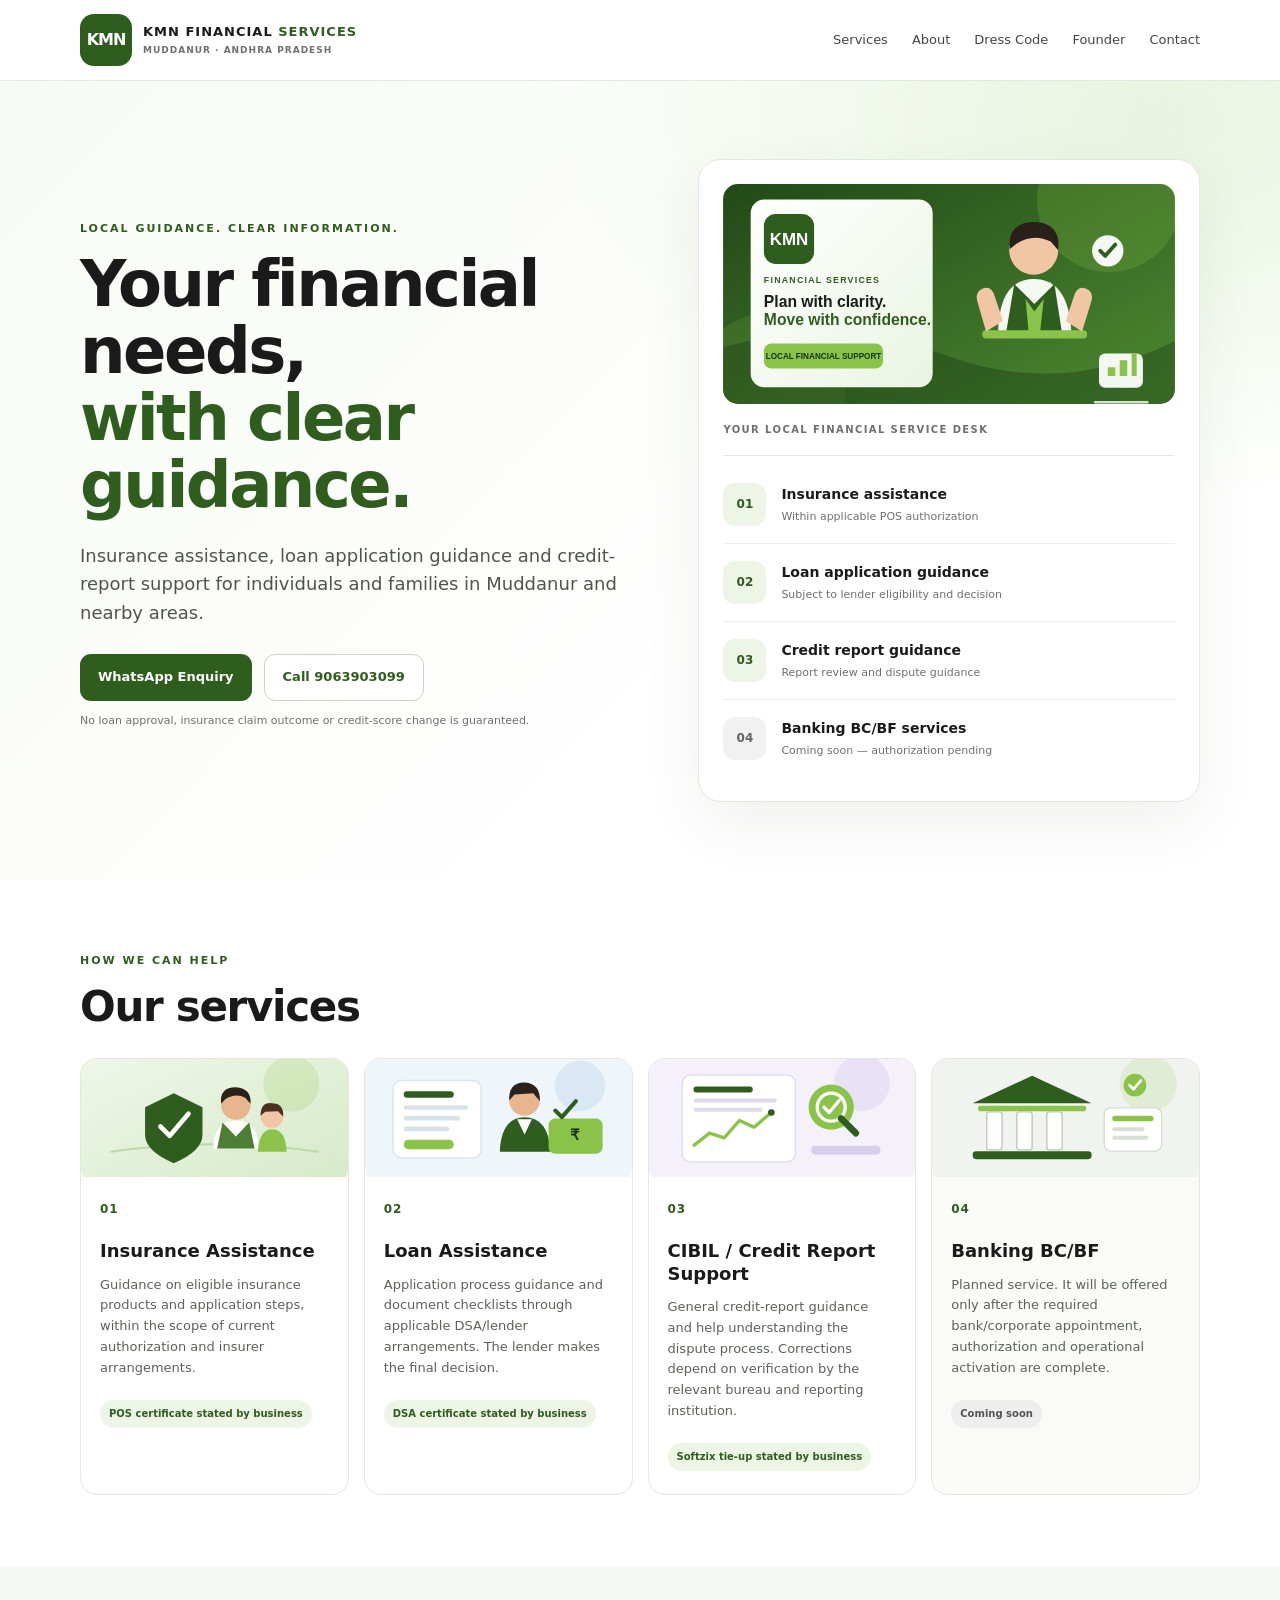
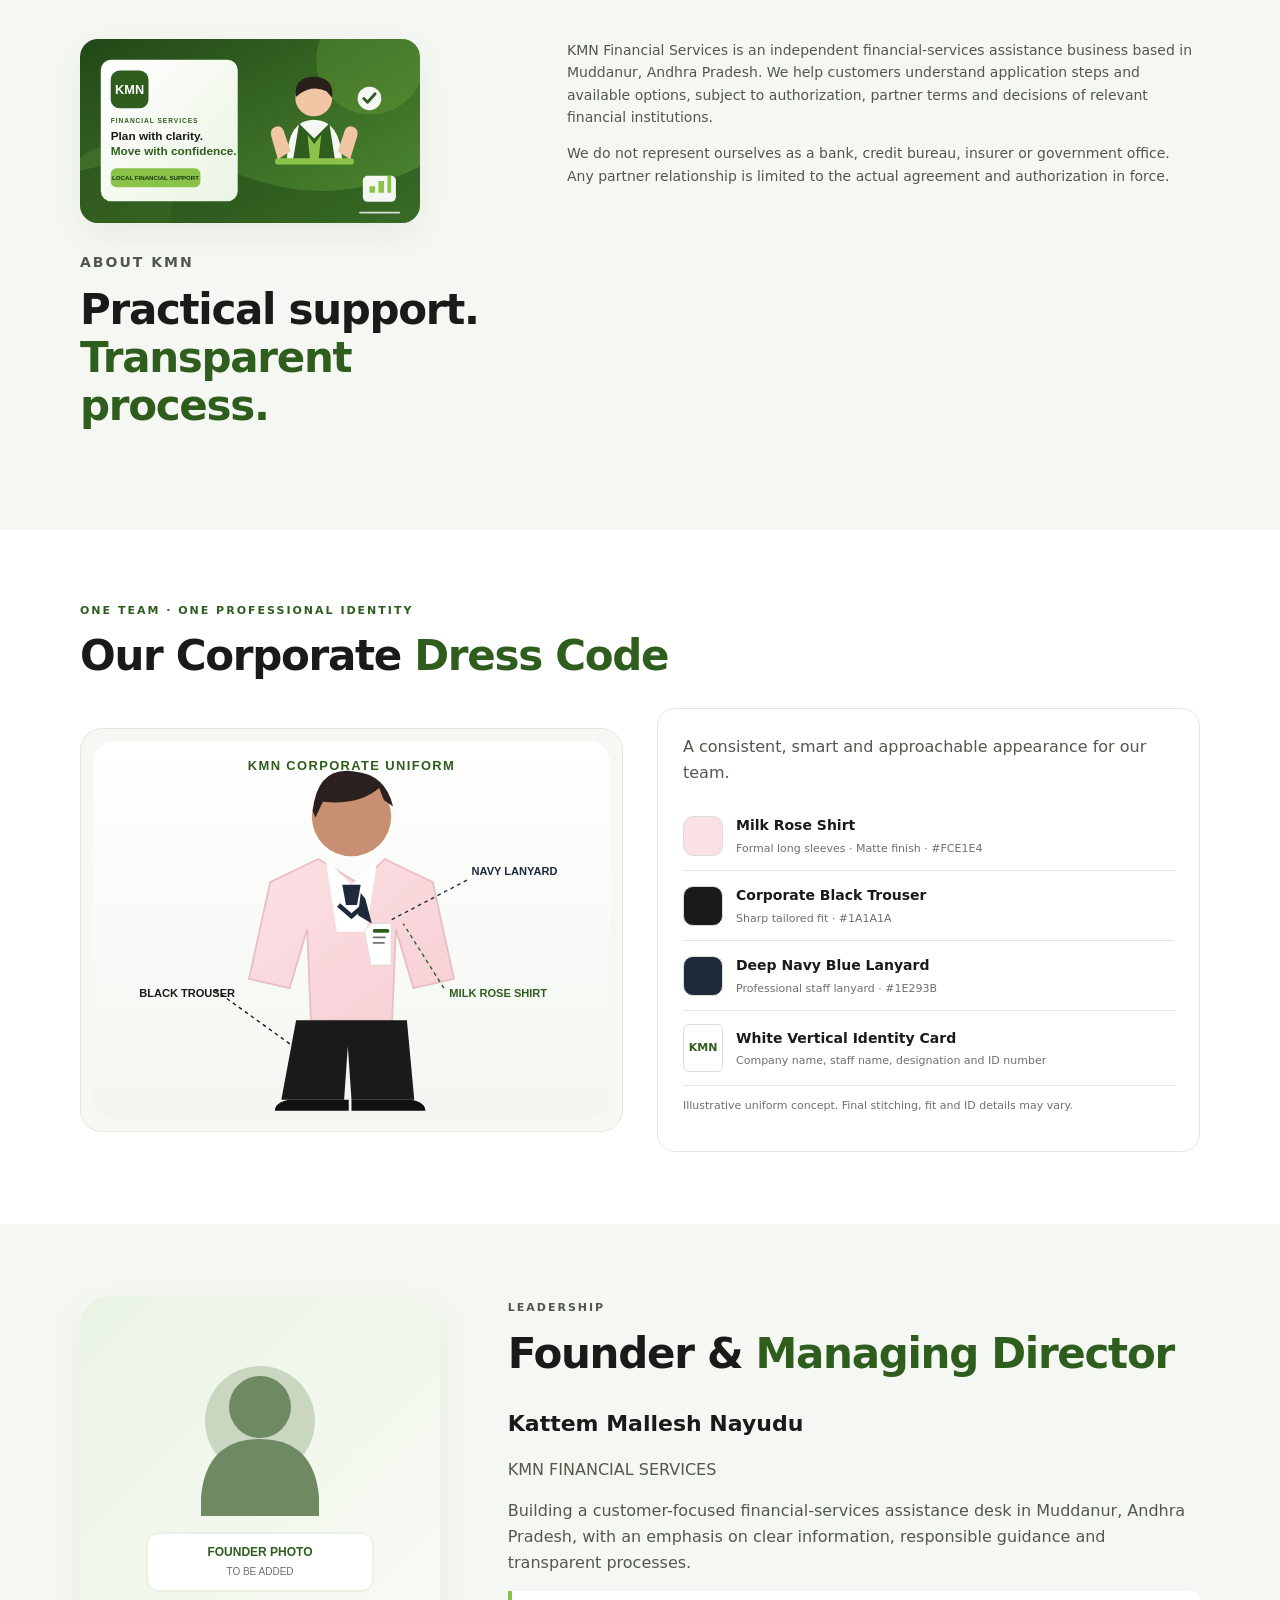
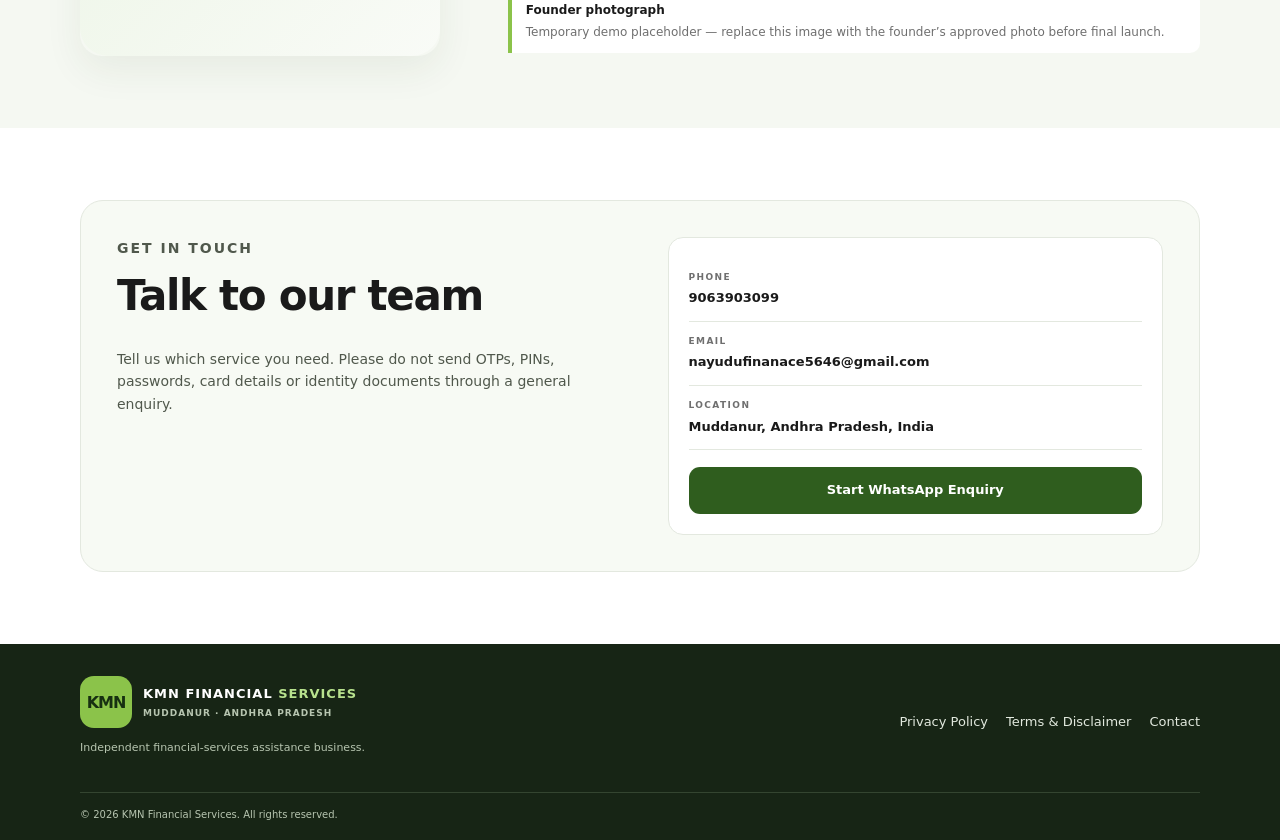
<file: index.html>
<!doctype html>
<html lang="en">
<head>
<meta charset="utf-8"><meta name="viewport" content="width=device-width,initial-scale=1"><meta name="theme-color" content="#2f5d1e">
<meta name="description" content="KMN Financial Services in Muddanur, Andhra Pradesh. Insurance, loan application assistance and credit report guidance.">
<title>KMN Financial Services | Muddanur</title><link rel="stylesheet" href="styles.css">
</head><body>
<a class="skip" href="#main">Skip to content</a>
<header class="header"><div class="container nav"><a class="brand" href="index.html"><span class="mark">KMN</span><span class="brand-name">KMN FINANCIAL <b>SERVICES</b><small>MUDDANUR · ANDHRA PRADESH</small></span></a><nav><a href="#services">Services</a><a href="#about">About</a><a href="#uniform">Dress Code</a><a href="#founder">Founder</a><a href="#contact">Contact</a></nav></div></header>
<main id="main">
<section class="hero"><div class="container hero-grid"><div><p class="eyebrow">LOCAL GUIDANCE. CLEAR INFORMATION.</p><h1>Your financial needs,<br><span>with clear guidance.</span></h1><p class="lead">Insurance assistance, loan application guidance and credit-report support for individuals and families in Muddanur and nearby areas.</p><div class="actions"><a class="btn primary" href="https://wa.me/919063903099?text=Hello%20KMN%20Financial%20Services%2C%20I%20would%20like%20to%20make%20an%20enquiry." target="_blank" rel="noopener noreferrer">WhatsApp Enquiry</a><a class="btn outline" href="tel:+919063903099">Call 9063903099</a></div><p class="small">No loan approval, insurance claim outcome or credit-score change is guaranteed.</p></div>
<div class="feature-panel"><img class="hero-art" src="[data-uri]" alt="KMN Financial Services promotional illustration with a financial consultant"><p class="panel-label">YOUR LOCAL FINANCIAL SERVICE DESK</p><div class="feature"><span>01</span><div><b>Insurance assistance</b><small>Within applicable POS authorization</small></div></div><div class="feature"><span>02</span><div><b>Loan application guidance</b><small>Subject to lender eligibility and decision</small></div></div><div class="feature"><span>03</span><div><b>Credit report guidance</b><small>Report review and dispute guidance</small></div></div><div class="feature muted"><span>04</span><div><b>Banking BC/BF services</b><small>Coming soon — authorization pending</small></div></div></div></div></section>
<section id="services" class="section"><div class="container"><p class="eyebrow">HOW WE CAN HELP</p><h2>Our services</h2><div class="cards">
<article class="card"><img class="service-art" src="[data-uri]" alt="Illustration of insurance protection for a family"><span class="num">01</span><h3>Insurance Assistance</h3><p>Guidance on eligible insurance products and application steps, within the scope of current authorization and insurer arrangements.</p><span class="tag">POS certificate stated by business</span></article>
<article class="card"><img class="service-art" src="[data-uri]" alt="Illustration of loan application guidance"><span class="num">02</span><h3>Loan Assistance</h3><p>Application process guidance and document checklists through applicable DSA/lender arrangements. The lender makes the final decision.</p><span class="tag">DSA certificate stated by business</span></article>
<article class="card"><img class="service-art" src="[data-uri]" alt="Illustration of reviewing a credit report"><span class="num">03</span><h3>CIBIL / Credit Report Support</h3><p>General credit-report guidance and help understanding the dispute process. Corrections depend on verification by the relevant bureau and reporting institution.</p><span class="tag">Softzix tie-up stated by business</span></article>
<article class="card subdued"><img class="service-art" src="[data-uri]" alt="Illustration of a banking service desk, planned for the future"><span class="num">04</span><h3>Banking BC/BF</h3><p>Planned service. It will be offered only after the required bank/corporate appointment, authorization and operational activation are complete.</p><span class="tag soon">Coming soon</span></article>
</div></div></section>
<section id="about" class="section soft"><div class="container about"><div><img class="about-art" src="[data-uri]" alt="KMN Financial Services brand illustration"><p class="eyebrow">ABOUT KMN</p><h2>Practical support.<br><span>Transparent process.</span></h2></div><div><p>KMN Financial Services is an independent financial-services assistance business based in Muddanur, Andhra Pradesh. We help customers understand application steps and available options, subject to authorization, partner terms and decisions of relevant financial institutions.</p><p>We do not represent ourselves as a bank, credit bureau, insurer or government office. Any partner relationship is limited to the actual agreement and authorization in force.</p></div></div></section>
<section id="uniform" class="section uniform-section"><div class="container"><p class="eyebrow">ONE TEAM · ONE PROFESSIONAL IDENTITY</p><h2>Our Corporate <span>Dress Code</span></h2><div class="uniform-grid"><div class="uniform-visual"><img src="[data-uri]" alt="Illustrated KMN Financial Services uniform demo: milk rose shirt, black trousers, navy lanyard and white ID card"></div><div class="uniform-details"><p class="uniform-intro">A consistent, smart and approachable appearance for our team.</p><div class="swatch-row"><span class="swatch" style="background:#FCE1E4"></span><div><b>Milk Rose Shirt</b><small>Formal long sleeves · Matte finish · #FCE1E4</small></div></div><div class="swatch-row"><span class="swatch" style="background:#1A1A1A"></span><div><b>Corporate Black Trouser</b><small>Sharp tailored fit · #1A1A1A</small></div></div><div class="swatch-row"><span class="swatch" style="background:#1E293B"></span><div><b>Deep Navy Blue Lanyard</b><small>Professional staff lanyard · #1E293B</small></div></div><div class="swatch-row"><span class="id-mini">KMN</span><div><b>White Vertical Identity Card</b><small>Company name, staff name, designation and ID number</small></div></div><p class="small">Illustrative uniform concept. Final stitching, fit and ID details may vary.</p></div></div></div></section>
<section id="founder" class="section soft founder-section"><div class="container founder-grid"><div class="founder-photo"><img src="[data-uri]" alt="Founder photo placeholder; actual photo will be added later"></div><div class="founder-copy"><p class="eyebrow">LEADERSHIP</p><h2>Founder &amp; <span>Managing Director</span></h2><h3>Kattem Mallesh Nayudu</h3><p>KMN FINANCIAL SERVICES</p><p>Building a customer-focused financial-services assistance desk in Muddanur, Andhra Pradesh, with an emphasis on clear information, responsible guidance and transparent processes.</p><div class="founder-note"><b>Founder photograph</b><span>Temporary demo placeholder — replace this image with the founder’s approved photo before final launch.</span></div></div></div></section>
<section id="contact" class="section"><div class="container contact"><div><p class="eyebrow">GET IN TOUCH</p><h2>Talk to our team</h2><p>Tell us which service you need. Please do not send OTPs, PINs, passwords, card details or identity documents through a general enquiry.</p></div><div class="contact-box"><a class="contact-row" href="tel:+919063903099"><small>PHONE</small><b>9063903099</b></a><a class="contact-row" href="mailto:nayudufinanace5646@gmail.com"><small>EMAIL</small><b>nayudufinanace5646@gmail.com</b></a><div class="contact-row"><small>LOCATION</small><b>Muddanur, Andhra Pradesh, India</b></div><a class="btn primary full" href="https://wa.me/919063903099?text=Hello%20KMN%20Financial%20Services%2C%20I%20would%20like%20to%20make%20an%20enquiry." target="_blank" rel="noopener noreferrer">Start WhatsApp Enquiry</a></div></div></section>
</main>
<footer class="footer"><div class="container footer-top"><div><a class="brand footer-brand" href="index.html"><span class="mark">KMN</span><span class="brand-name">KMN FINANCIAL <b>SERVICES</b><small>MUDDANUR · ANDHRA PRADESH</small></span></a><p class="small">Independent financial-services assistance business.</p></div><div class="footer-links"><a href="privacy.html">Privacy Policy</a><a href="terms.html">Terms &amp; Disclaimer</a><a href="mailto:nayudufinanace5646@gmail.com">Contact</a></div></div><div class="container copyright">© <span id="year">2026</span> KMN Financial Services. All rights reserved.</div></footer>
<script src="script.js"></script></body></html>
</file>
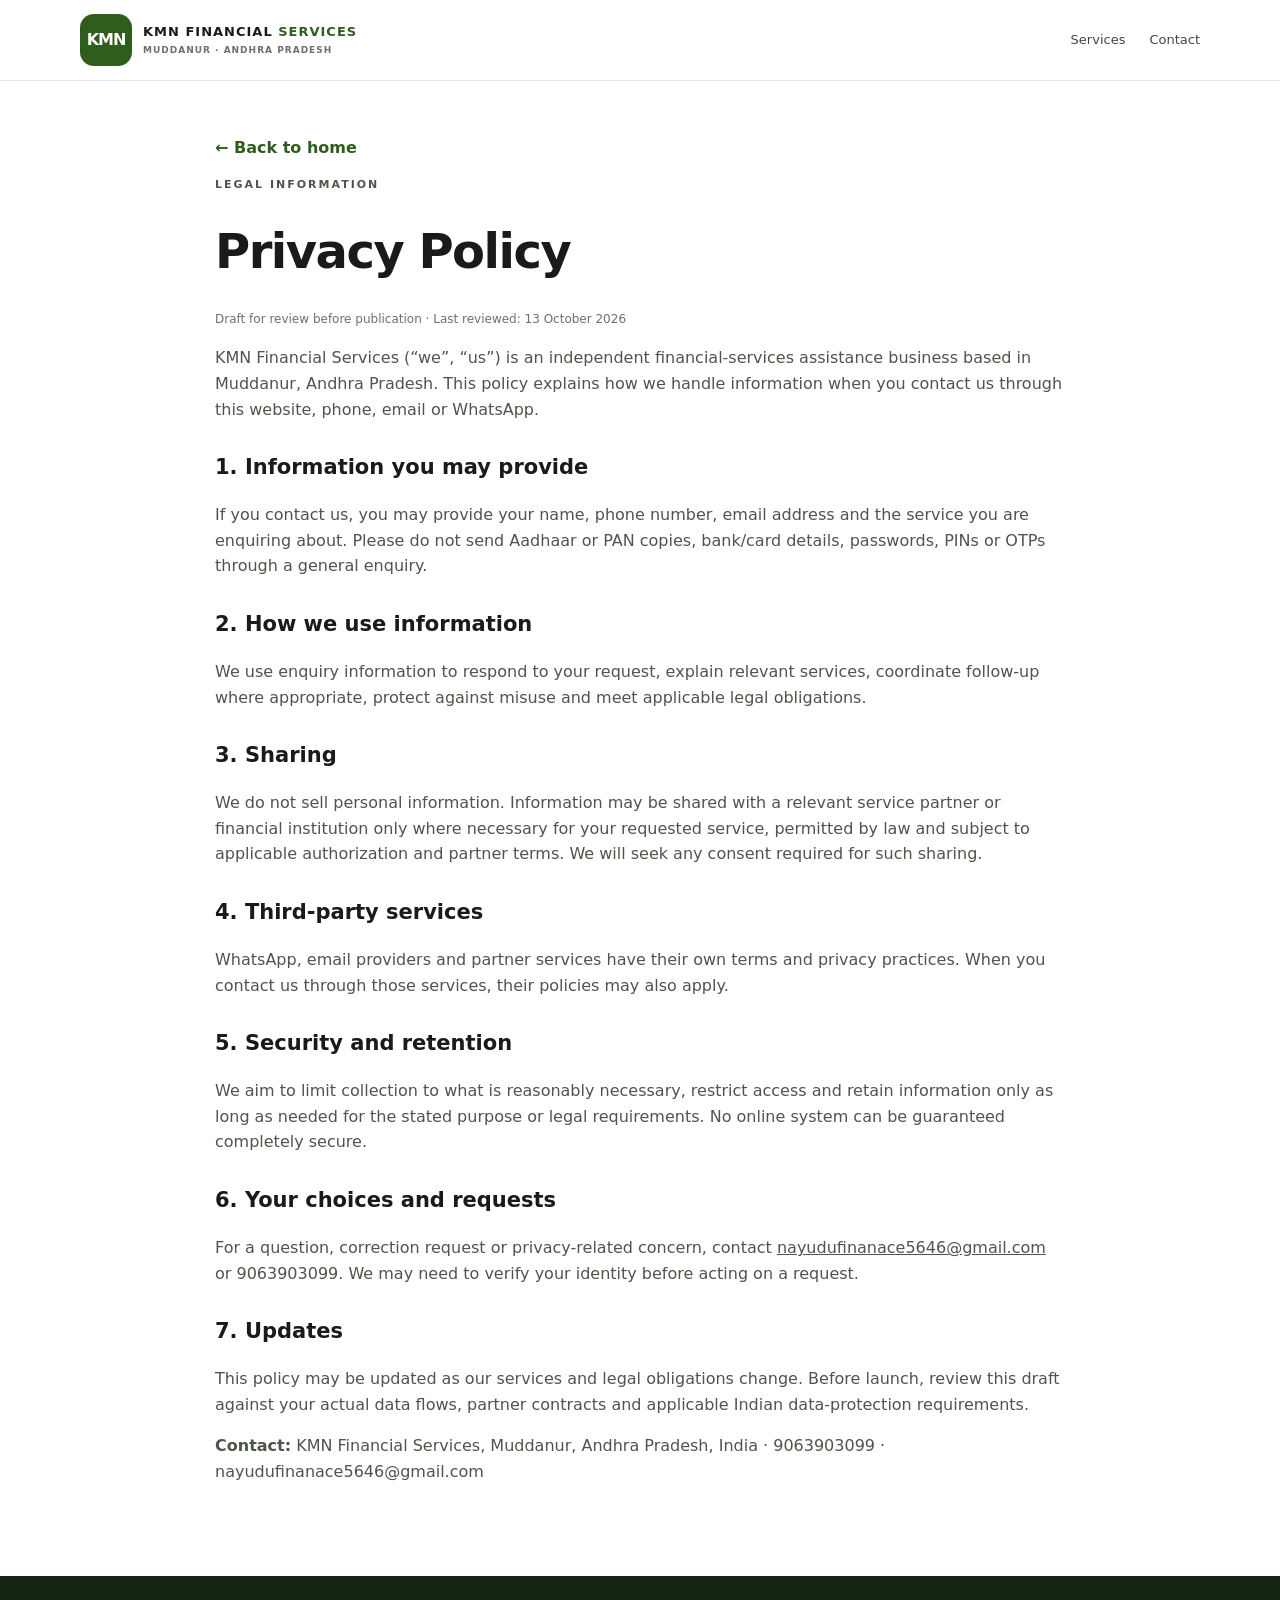
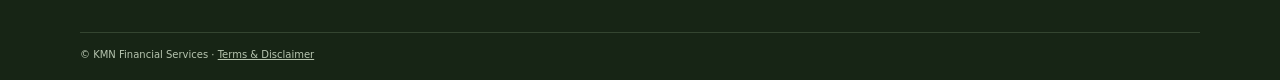
<file: privacy.html>
<!doctype html><html lang="en"><head><meta charset="utf-8"><meta name="viewport" content="width=device-width,initial-scale=1"><meta name="theme-color" content="#2f5d1e"><title>Privacy Policy | KMN Financial Services</title><link rel="stylesheet" href="styles.css"></head><body><header class="header"><div class="container nav"><a class="brand" href="index.html"><span class="mark">KMN</span><span class="brand-name">KMN FINANCIAL <b>SERVICES</b><small>MUDDANUR · ANDHRA PRADESH</small></span></a><nav><a href="index.html#services">Services</a><a href="index.html#contact">Contact</a></nav></div></header><main class="container legal"><a class="back" href="index.html">← Back to home</a><p class="eyebrow">LEGAL INFORMATION</p><h1>Privacy Policy</h1><p class="updated">Draft for review before publication · Last reviewed: 13 October 2026</p><p>KMN Financial Services (“we”, “us”) is an independent financial-services assistance business based in Muddanur, Andhra Pradesh. This policy explains how we handle information when you contact us through this website, phone, email or WhatsApp.</p><h2>1. Information you may provide</h2><p>If you contact us, you may provide your name, phone number, email address and the service you are enquiring about. Please do not send Aadhaar or PAN copies, bank/card details, passwords, PINs or OTPs through a general enquiry.</p><h2>2. How we use information</h2><p>We use enquiry information to respond to your request, explain relevant services, coordinate follow-up where appropriate, protect against misuse and meet applicable legal obligations.</p><h2>3. Sharing</h2><p>We do not sell personal information. Information may be shared with a relevant service partner or financial institution only where necessary for your requested service, permitted by law and subject to applicable authorization and partner terms. We will seek any consent required for such sharing.</p><h2>4. Third-party services</h2><p>WhatsApp, email providers and partner services have their own terms and privacy practices. When you contact us through those services, their policies may also apply.</p><h2>5. Security and retention</h2><p>We aim to limit collection to what is reasonably necessary, restrict access and retain information only as long as needed for the stated purpose or legal requirements. No online system can be guaranteed completely secure.</p><h2>6. Your choices and requests</h2><p>For a question, correction request or privacy-related concern, contact <a href="mailto:nayudufinanace5646@gmail.com">nayudufinanace5646@gmail.com</a> or 9063903099. We may need to verify your identity before acting on a request.</p><h2>7. Updates</h2><p>This policy may be updated as our services and legal obligations change. Before launch, review this draft against your actual data flows, partner contracts and applicable Indian data-protection requirements.</p><p><b>Contact:</b> KMN Financial Services, Muddanur, Andhra Pradesh, India · 9063903099 · nayudufinanace5646@gmail.com</p></main><footer class="footer"><div class="container copyright">© KMN Financial Services · <a href="terms.html">Terms &amp; Disclaimer</a></div></footer></body></html>
</file>
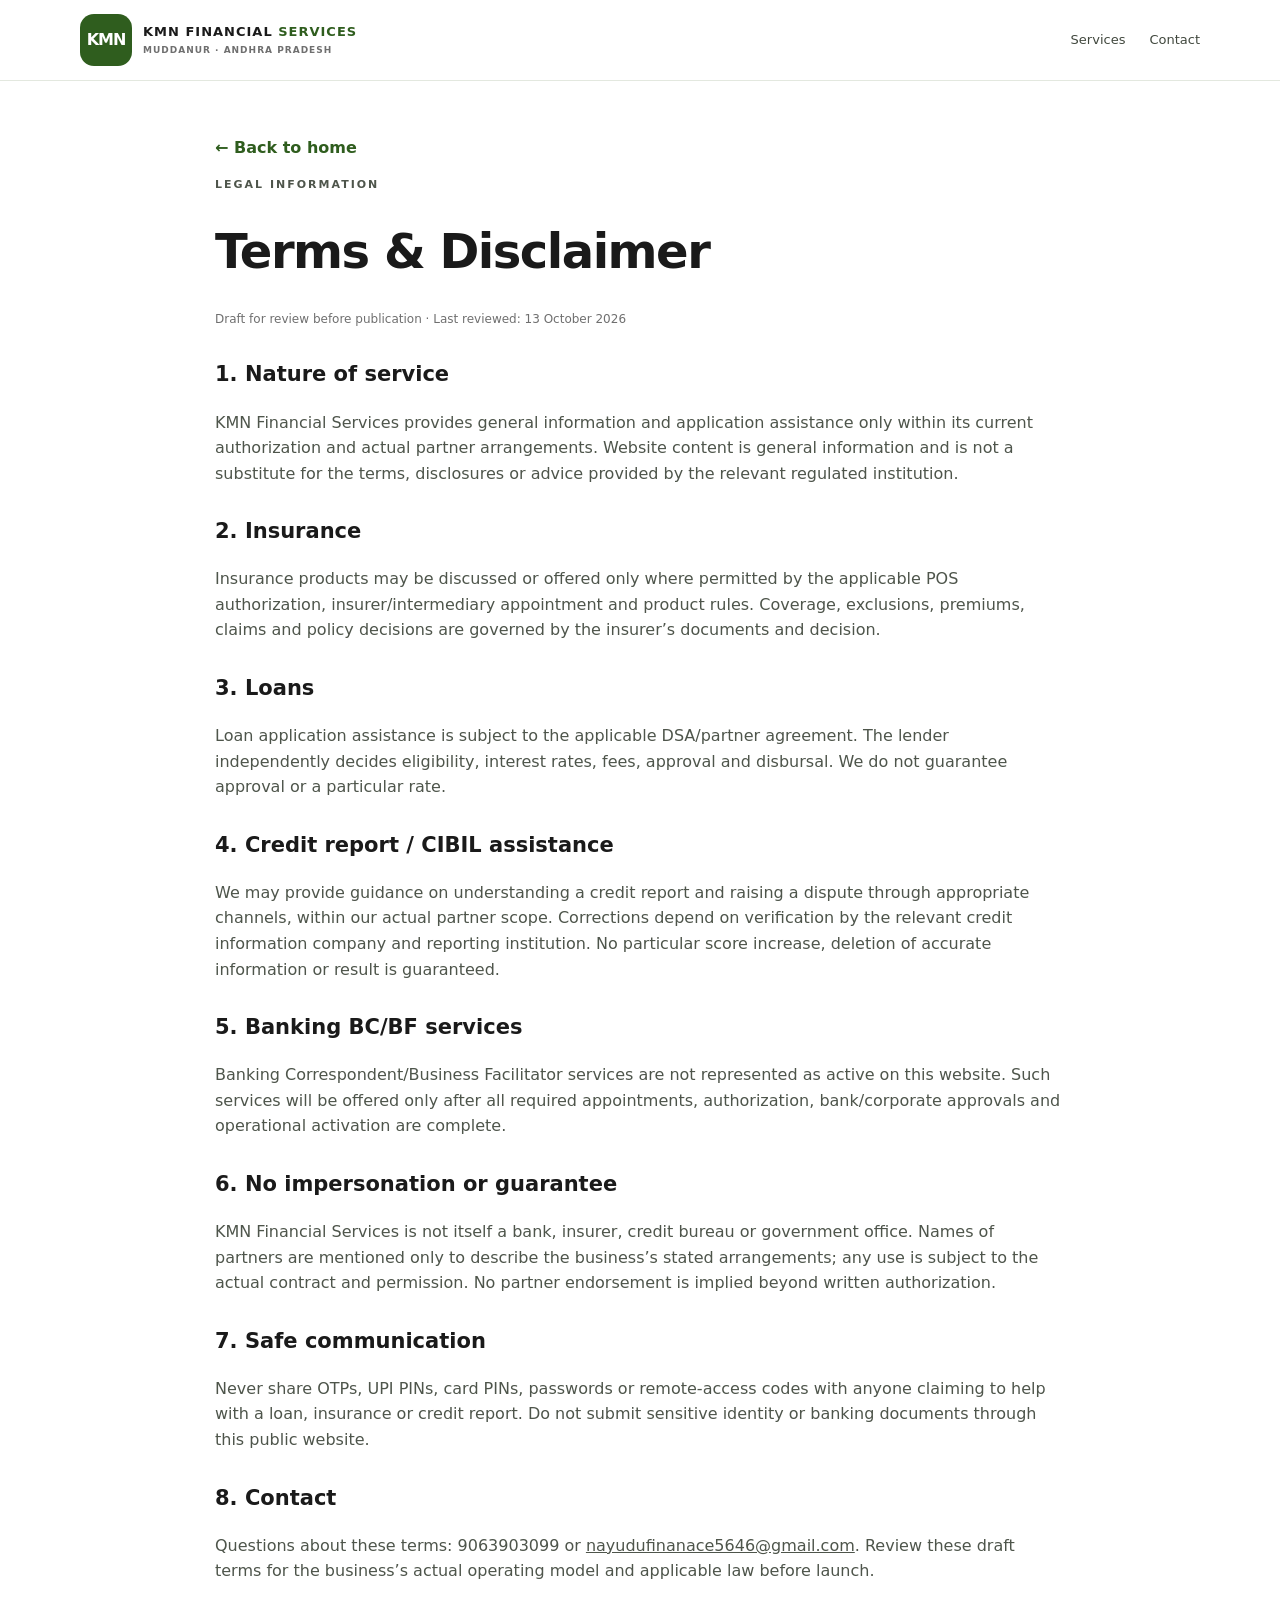
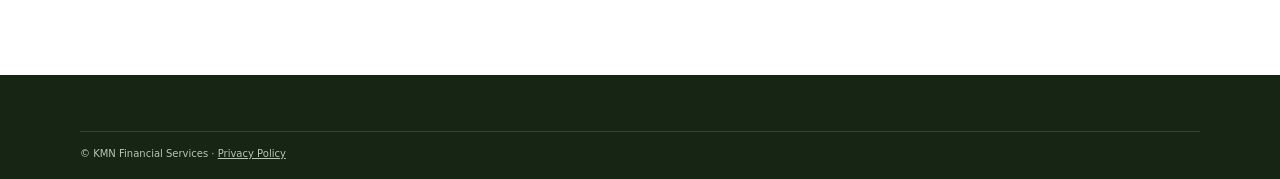
<file: terms.html>
<!doctype html><html lang="en"><head><meta charset="utf-8"><meta name="viewport" content="width=device-width,initial-scale=1"><meta name="theme-color" content="#2f5d1e"><title>Terms & Disclaimer | KMN Financial Services</title><link rel="stylesheet" href="styles.css"></head><body><header class="header"><div class="container nav"><a class="brand" href="index.html"><span class="mark">KMN</span><span class="brand-name">KMN FINANCIAL <b>SERVICES</b><small>MUDDANUR · ANDHRA PRADESH</small></span></a><nav><a href="index.html#services">Services</a><a href="index.html#contact">Contact</a></nav></div></header><main class="container legal"><a class="back" href="index.html">← Back to home</a><p class="eyebrow">LEGAL INFORMATION</p><h1>Terms &amp; Disclaimer</h1><p class="updated">Draft for review before publication · Last reviewed: 13 October 2026</p><h2>1. Nature of service</h2><p>KMN Financial Services provides general information and application assistance only within its current authorization and actual partner arrangements. Website content is general information and is not a substitute for the terms, disclosures or advice provided by the relevant regulated institution.</p><h2>2. Insurance</h2><p>Insurance products may be discussed or offered only where permitted by the applicable POS authorization, insurer/intermediary appointment and product rules. Coverage, exclusions, premiums, claims and policy decisions are governed by the insurer’s documents and decision.</p><h2>3. Loans</h2><p>Loan application assistance is subject to the applicable DSA/partner agreement. The lender independently decides eligibility, interest rates, fees, approval and disbursal. We do not guarantee approval or a particular rate.</p><h2>4. Credit report / CIBIL assistance</h2><p>We may provide guidance on understanding a credit report and raising a dispute through appropriate channels, within our actual partner scope. Corrections depend on verification by the relevant credit information company and reporting institution. No particular score increase, deletion of accurate information or result is guaranteed.</p><h2>5. Banking BC/BF services</h2><p>Banking Correspondent/Business Facilitator services are not represented as active on this website. Such services will be offered only after all required appointments, authorization, bank/corporate approvals and operational activation are complete.</p><h2>6. No impersonation or guarantee</h2><p>KMN Financial Services is not itself a bank, insurer, credit bureau or government office. Names of partners are mentioned only to describe the business’s stated arrangements; any use is subject to the actual contract and permission. No partner endorsement is implied beyond written authorization.</p><h2>7. Safe communication</h2><p>Never share OTPs, UPI PINs, card PINs, passwords or remote-access codes with anyone claiming to help with a loan, insurance or credit report. Do not submit sensitive identity or banking documents through this public website.</p><h2>8. Contact</h2><p>Questions about these terms: 9063903099 or <a href="mailto:nayudufinanace5646@gmail.com">nayudufinanace5646@gmail.com</a>. Review these draft terms for the business’s actual operating model and applicable law before launch.</p></main><footer class="footer"><div class="container copyright">© KMN Financial Services · <a href="privacy.html">Privacy Policy</a></div></footer></body></html>
</file>
<file: styles.css>
:root{--green:#2f5d1e;--lime:#8bc34a;--ink:#1a1a1a;--muted:#6f6f6f;--line:#e3e8df;--soft:#f5f8f2}*{box-sizing:border-box}html{scroll-behavior:smooth}body{margin:0;font-family:Inter,ui-sans-serif,system-ui,-apple-system,BlinkMacSystemFont,"Segoe UI",sans-serif;color:var(--ink);line-height:1.6}a{color:inherit}.container{width:min(1120px,calc(100% - 40px));margin:auto}.skip{position:absolute;left:-999px;top:8px}.skip:focus{left:8px;background:#fff;padding:10px;z-index:50}.header{position:sticky;top:0;background:rgba(255,255,255,.97);border-bottom:1px solid var(--line);z-index:5}.nav{min-height:80px;display:flex;justify-content:space-between;align-items:center;gap:20px}.brand{display:flex;align-items:center;gap:11px;text-decoration:none}.mark{display:grid;place-items:center;width:52px;height:52px;background:var(--green);color:#fff;border-radius:14px;font-weight:900;letter-spacing:-1px}.brand-name{font-size:13px;line-height:1.2;letter-spacing:1px;font-weight:800}.brand-name b{color:var(--green)}.brand-name small{display:block;margin-top:6px;font-size:9px;letter-spacing:1px;color:var(--muted)}nav{display:flex;gap:24px}nav a,.footer-links a{font-size:13px;text-decoration:none;color:#41483e}nav a:hover,.footer-links a:hover{color:var(--green)}.hero{padding:78px 0;background:radial-gradient(ellipse at 90% 5%,#e8f4df,transparent 36%),linear-gradient(135deg,#f7faf4,#fff 65%)}.hero-grid{display:grid;grid-template-columns:1.05fr .95fr;gap:64px;align-items:center}.eyebrow{font-size:11px;font-weight:850;letter-spacing:2px;color:var(--green);margin:0 0 13px}.hero h1{font-size:clamp(38px,5.5vw,64px);line-height:1.05;letter-spacing:-2.5px;margin:0 0 22px}.hero h1 span,h2 span{color:var(--green)}.lead{max-width:560px;font-size:18px;color:#4e554b}.actions{display:flex;gap:12px;flex-wrap:wrap;margin:26px 0 10px}.btn{display:inline-flex;align-items:center;justify-content:center;min-height:47px;padding:12px 18px;border-radius:11px;text-decoration:none;font-size:13px;font-weight:800}.primary{background:var(--green);color:#fff}.primary:hover{background:#234817}.outline{border:1px solid #c9d6c0;background:#fff;color:var(--green)}.small{font-size:11px;color:var(--muted)}.feature-panel{background:#fff;border:1px solid var(--line);border-radius:23px;padding:24px;box-shadow:0 22px 60px #25461a12}.panel-label{font-size:10px;letter-spacing:1.4px;font-weight:850;color:var(--muted);padding-bottom:17px;border-bottom:1px solid var(--line)}.feature{display:flex;align-items:center;gap:15px;padding:17px 0;border-bottom:1px solid #edf0ea}.feature:last-child{border:0}.feature>span{display:grid;place-items:center;flex:0 0 43px;height:43px;background:#edf5e7;color:var(--green);border-radius:12px;font-size:12px;font-weight:900}.feature b,.feature small{display:block}.feature b{font-size:14px}.feature small{font-size:11px;color:var(--muted);margin-top:3px}.feature.muted>span{background:#f1f1f1;color:#666}.section{padding:72px 0}.section h2,.contact h2,.about h2{font-size:clamp(30px,4vw,42px);line-height:1.14;letter-spacing:-1.3px;margin:0 0 28px}.cards{display:grid;grid-template-columns:repeat(4,1fr);gap:15px}.card{border:1px solid var(--line);border-radius:17px;padding:23px 19px;min-height:265px}.num{font-size:12px;color:var(--green);font-weight:900;letter-spacing:1px}.card h3{font-size:18px;line-height:1.25;margin:19px 0 12px}.card p{font-size:13px;color:#5b6258;margin:0 0 20px}.tag{display:inline-block;background:#edf5e7;color:var(--green);padding:6px 9px;border-radius:20px;font-size:10px;font-weight:800}.subdued{background:#fafbf9}.tag.soon{background:#eee;color:#555}.soft{background:var(--soft)}.about{display:grid;grid-template-columns:.8fr 1.2fr;gap:65px}.about p,.contact p{color:#50584c;font-size:14px}.about p:first-child{margin-top:0}.contact{display:grid;grid-template-columns:1fr 1fr;gap:55px;background:#f7faf4;border:1px solid var(--line);border-radius:23px;padding:36px}.contact-box{background:#fff;border:1px solid var(--line);border-radius:15px;padding:20px}.contact-row{display:block;text-decoration:none;padding:12px 0;border-bottom:1px solid var(--line)}.contact-row small{display:block;color:var(--muted);font-size:9px;letter-spacing:1.4px;font-weight:850}.contact-row b{display:block;font-size:13px;margin-top:4px;overflow-wrap:anywhere}.full{width:100%;margin-top:17px}.footer{background:#172515;color:#fff;padding:32px 0 17px}.footer-top{display:flex;justify-content:space-between;align-items:center;gap:24px}.footer-brand .mark{background:var(--lime);color:#173011}.footer-brand .brand-name{color:#fff}.footer-brand .brand-name b{color:#b8e28e}.footer-brand .brand-name small,.footer .small{color:#b7c5b0}.footer-links{display:flex;flex-wrap:wrap;gap:18px}.footer-links a{color:#e2e9de}.copyright{border-top:1px solid #344530;margin-top:24px;padding-top:14px;color:#b7c5b0;font-size:10px}.legal{max-width:850px;padding:54px 0 75px}.legal h1{font-size:clamp(32px,5vw,48px);line-height:1.1;letter-spacing:-1.5px}.legal h2{font-size:21px;margin-top:29px}.legal p,.legal li{color:#4e554b}.updated{font-size:12px;color:var(--muted)!important}.back{display:inline-block;color:var(--green);font-weight:800;text-decoration:none;margin-bottom:15px}@media(max-width:850px){.hero-grid{grid-template-columns:1fr;gap:34px}.hero{padding:56px 0}.cards{grid-template-columns:repeat(2,1fr)}.about{grid-template-columns:1fr;gap:20px}.contact{grid-template-columns:1fr;gap:22px;padding:25px}}@media(max-width:540px){.container{width:calc(100% - 28px)}.nav{min-height:70px;gap:8px}.mark{width:43px;height:43px;border-radius:11px}.brand-name{font-size:10px;letter-spacing:.6px}.brand-name small{font-size:7px;letter-spacing:.5px}nav{gap:11px}nav a{font-size:11px}nav a:first-child{display:none}.hero h1{letter-spacing:-1.5px}.lead{font-size:16px}.section{padding:53px 0}.cards{grid-template-columns:1fr}.card{min-height:0}.contact{padding:18px}.footer-top{align-items:flex-start;flex-direction:column}.footer-links{gap:13px}.feature-panel{padding:17px}}

/* Promotional illustration assets */
.hero-art{display:block;width:100%;height:auto;max-height:220px;object-fit:cover;border-radius:15px;margin:0 0 18px}.service-art{display:block;width:calc(100% + 38px);height:118px;object-fit:cover;margin:-23px -19px 18px;border-radius:16px 16px 0 0}.about-art{width:100%;max-width:340px;height:auto;border-radius:18px;margin:0 0 20px;box-shadow:0 12px 35px #25461a12}@media(max-width:540px){.hero-art{max-height:none}.service-art{width:calc(100% + 38px);height:140px}}

/* Corporate uniform and founder sections */
.uniform-section{background:#fff}.uniform-grid{display:grid;grid-template-columns:1fr 1fr;gap:34px;align-items:center}.uniform-visual{background:#f6f8f4;border:1px solid var(--line);border-radius:22px;padding:12px}.uniform-visual img{display:block;width:100%;height:auto}.uniform-details{background:#fff;border:1px solid var(--line);border-radius:18px;padding:25px}.uniform-intro{color:#50584c;margin-top:0}.swatch-row{display:flex;align-items:center;gap:13px;padding:13px 0;border-bottom:1px solid var(--line)}.swatch{width:40px;height:40px;border:1px solid #d9dfd4;border-radius:10px;flex:0 0 40px}.swatch-row b,.swatch-row small{display:block}.swatch-row b{font-size:14px}.swatch-row small{font-size:11px;color:var(--muted);margin-top:3px}.id-mini{display:grid;place-items:center;width:40px;height:48px;flex:0 0 40px;border:1px solid #d9dfd4;border-radius:6px;background:#fff;color:var(--green);font-size:11px;font-weight:900}.founder-grid{display:grid;grid-template-columns:.7fr 1.3fr;gap:55px;align-items:center}.founder-photo{max-width:360px}.founder-photo img{display:block;width:100%;height:auto;border-radius:22px;box-shadow:0 14px 38px #25461a12}.founder-copy h3{font-size:22px;margin:0 0 4px}.founder-copy>p{color:#50584c}.founder-note{display:flex;flex-direction:column;gap:3px;border-left:4px solid var(--lime);padding:10px 14px;background:#fff;border-radius:0 10px 10px 0;font-size:12px}.founder-note span{color:var(--muted)}@media(max-width:850px){.uniform-grid,.founder-grid{grid-template-columns:1fr;gap:22px}.uniform-visual{max-width:560px}.founder-photo{max-width:280px}.uniform-details{padding:19px}}@media(max-width:540px){nav{gap:8px;flex-wrap:wrap;justify-content:flex-end}nav a{font-size:10px}.uniform-details{padding:15px}.swatch-row small{font-size:10px}}
</file>
